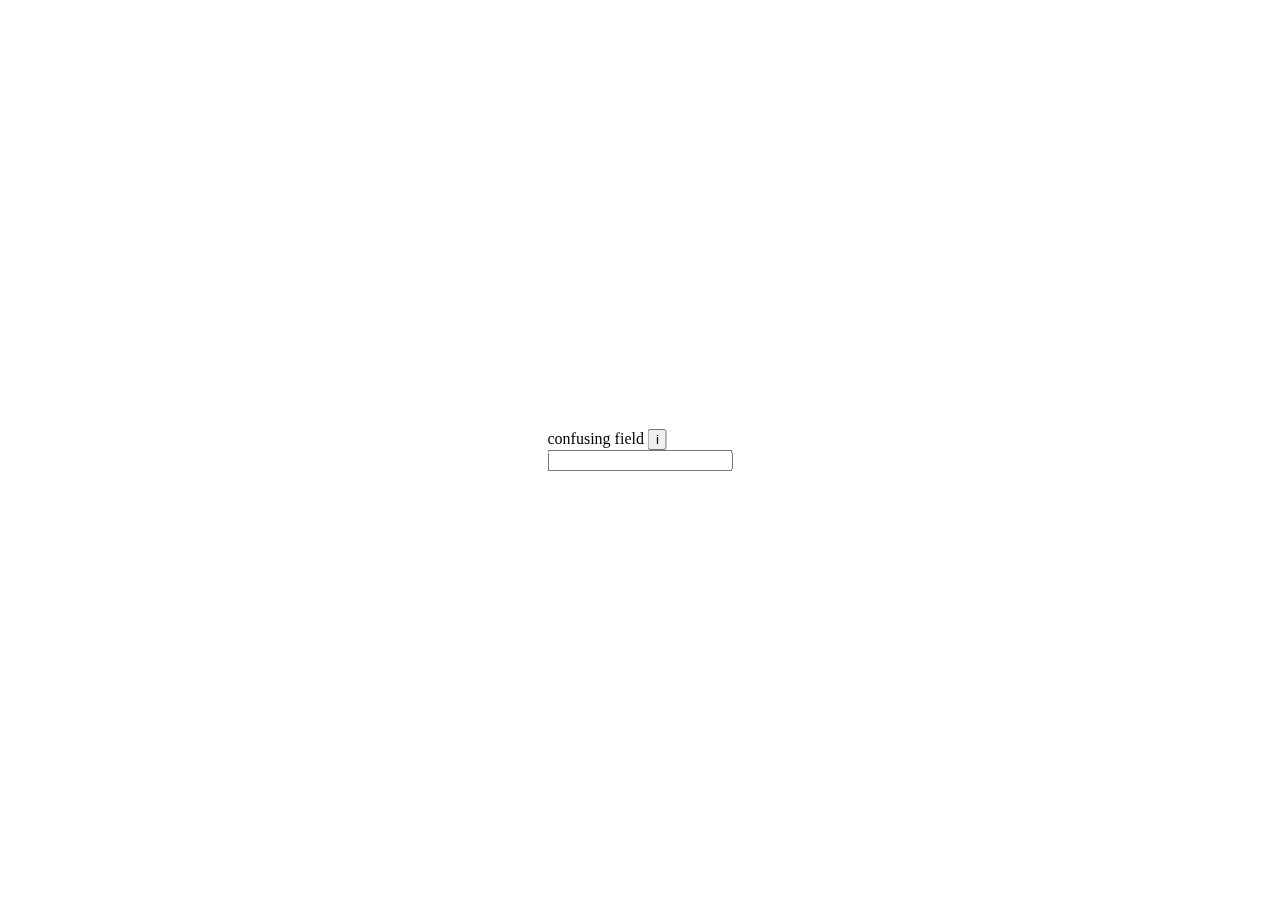
<file: css anchor/index.html>
<!DOCTYPE html>
<html lang="en">
<head>
    <meta charset="UTF-8">
    <meta name="viewport" content="width=device-width, initial-scale=1.0">
    <title>css anchor</title>
    <style>
        
    [popover]{
        
        inset: 10px 10px 90px 120px;
        
}
form{
    position: fixed;
    top: 50%;
    left:50%;
    transform: translate(-50%, -50%);
}
    </style>
</head>
<body>
    <form>
        <div>
            <div class="label-container">
                <label for="confusing">confusing field</label>
                <button popovertarget="info" id= "btn"type="button" class="information">
                    i
                </button>
                <div id="info" popover anchor="btn">extra</div>
            </div>
            <input type="text" id="confusing" />
        </div>
    </form>   
</body>
</html>
</file>
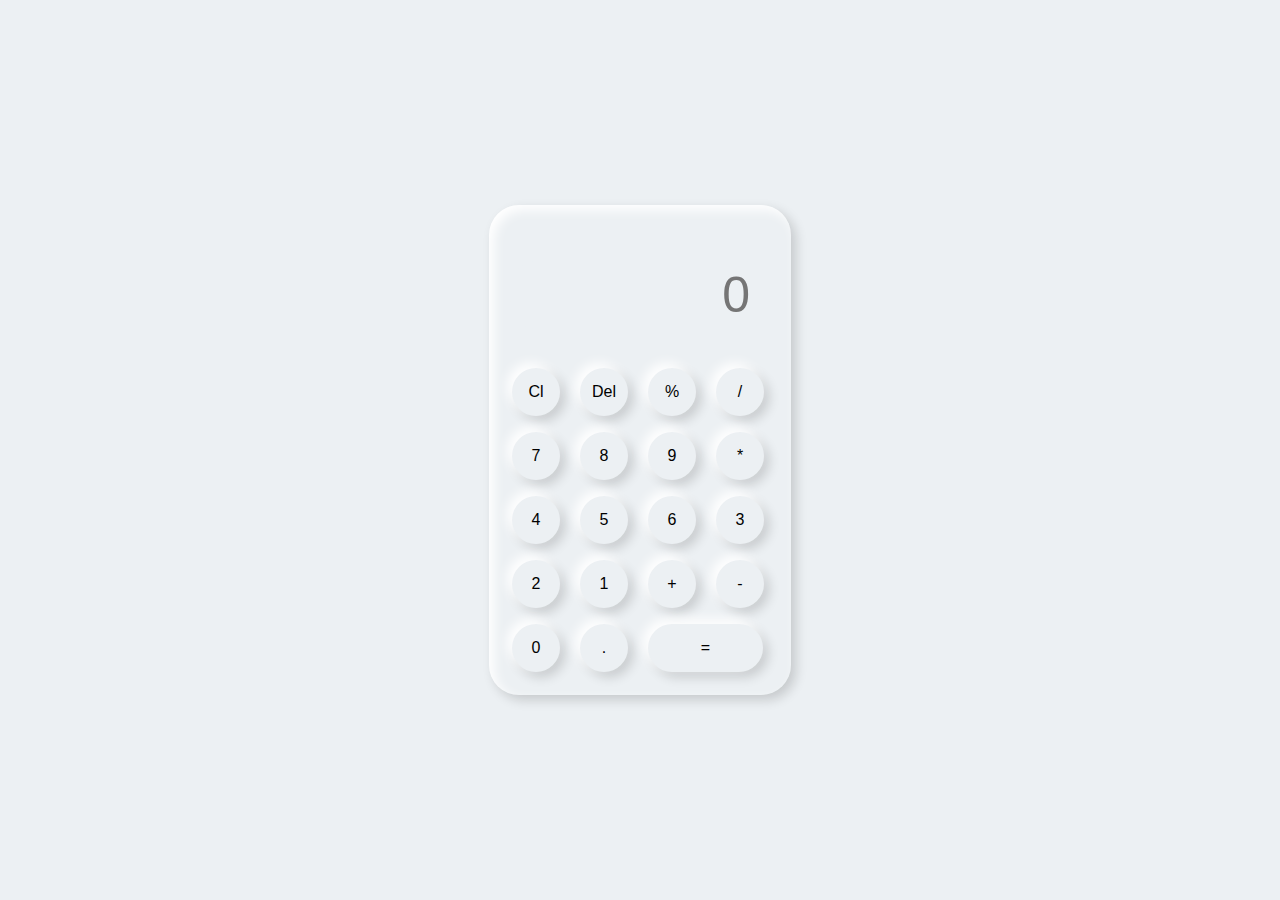
<file: Neumorphic Calculator/index.html>
<!DOCTYPE html>
<html lang="en">
<head>
    <meta charset="UTF-8">
    <meta name="viewport" content="width=device-width, initial-scale=1.0">
    <title>Newmeurphic Calculator</title>
    <link rel="stylesheet" href="style.css">
</head>
<body>
    <div class="container">
    <div class="Calculator">
        <input type="text" placeholder="0" id="output-screen">
        <button onclick="Clear()">
            Cl
        </button>
        <button onclick="del()">
            Del
        </button>
        <button onclick="display('%')">
            %
        </button>
        <button onclick="display('/')">
            /
        </button>
        <button onclick="display('7')">
            7
        </button>
        <button onclick="display('8')">
            8
        </button>
        <button onclick="display('9')">
            9
        </button>
        <button onclick="display('*')">
            *
        </button>
        <button onclick="display('4')">
            4
        </button>
        <button onclick="display('5')">
            5
        </button>
        <button onclick="display('6')">
            6
        </button>
        <button onclick="display('3')">
            3
        </button>
        <button onclick="display('2')">
            2
        </button>
        <button onclick="display('1')">
            1
        </button>
        <button onclick="display('+')">
            +
        </button>
        <button onclick="display('-')">
            -
        </button>
        <button onclick="display('0')">
            0
        </button>
        <button onclick="display('.')">
            .
        </button>
        <button onclick="calculate ('=')" class="equal">
            =
        </button>

    </div>

    </div>
    <script>
        let outputScreen = document.getElementById("output-screen");
    
        function display(num) {
            outputScreen.value += num;
        }
    
        function calculate() {
            try {
                outputScreen.value = eval(outputScreen.value);
            } catch (error) {
                alert("invalid")
            }
        }
        function Clear(){
            outputScreen.value = "";
        }
        function del(){
            outputScreen.value = outputScreen.value.slice(0, -1);
        }
    </script>
    
</body>
</html>
</file>
<file: Neumorphic Calculator/style.css>
*{
    margin: 0;
    padding: 0;
    box-sizing: border-box;
    background-color: #ecf0f3;
    font-family: sans-serif;
    outline: 0;
}

.container{
    height: 100vh;
    display: flex;
    justify-content: center;
    align-items: center;
}
.Calculator{
    background-color: #ecf0f3;
    padding: 15px;
    border-radius: 30px;
    box-shadow: inset 5px 5px 12px #ffffff,
                      5px 5px 12px rgba(0, 0, 0,.16);   
    display: grid;
    grid-template-columns: repeat(4, 68px);
}
input{
    grid-column: span 4;
    height: 70px;
    width: 260px;
    background-color: #ecf0f3;
    box-shadow: inset -5px -5px 12px #ffffff,
                        5px 5px 12px rgba(0,0,0, rgba(0, 0, 0,.16));
    border: none;
    border-radius: 30px;
    color: rgb(70, 70, 70);
    font-size: 50px;
    text-align: end;
    margin: auto;
    margin-top: 40px;
    margin-bottom: 30px;
    padding: 20px;

}
button{
    height: 48px;
    width: 48px;
    background-color: #ecf0f3;
    box-shadow: -5px -5px 12px #ffffff,
                    5px 5px 12px rgba(0, 0, 0,.16);
    border: none;
    border-radius: 50px;
    margin: 8px;
    font-size: 16px;
}
.equal{
    width: 115px;
    border-radius: 40px;
    background-color: #ecf0f3;
    box-shadow: -5px -5px 12px #ffffff,
                    5px 5px 12px rgba(0, 0, 0,.16);
}
</file>
